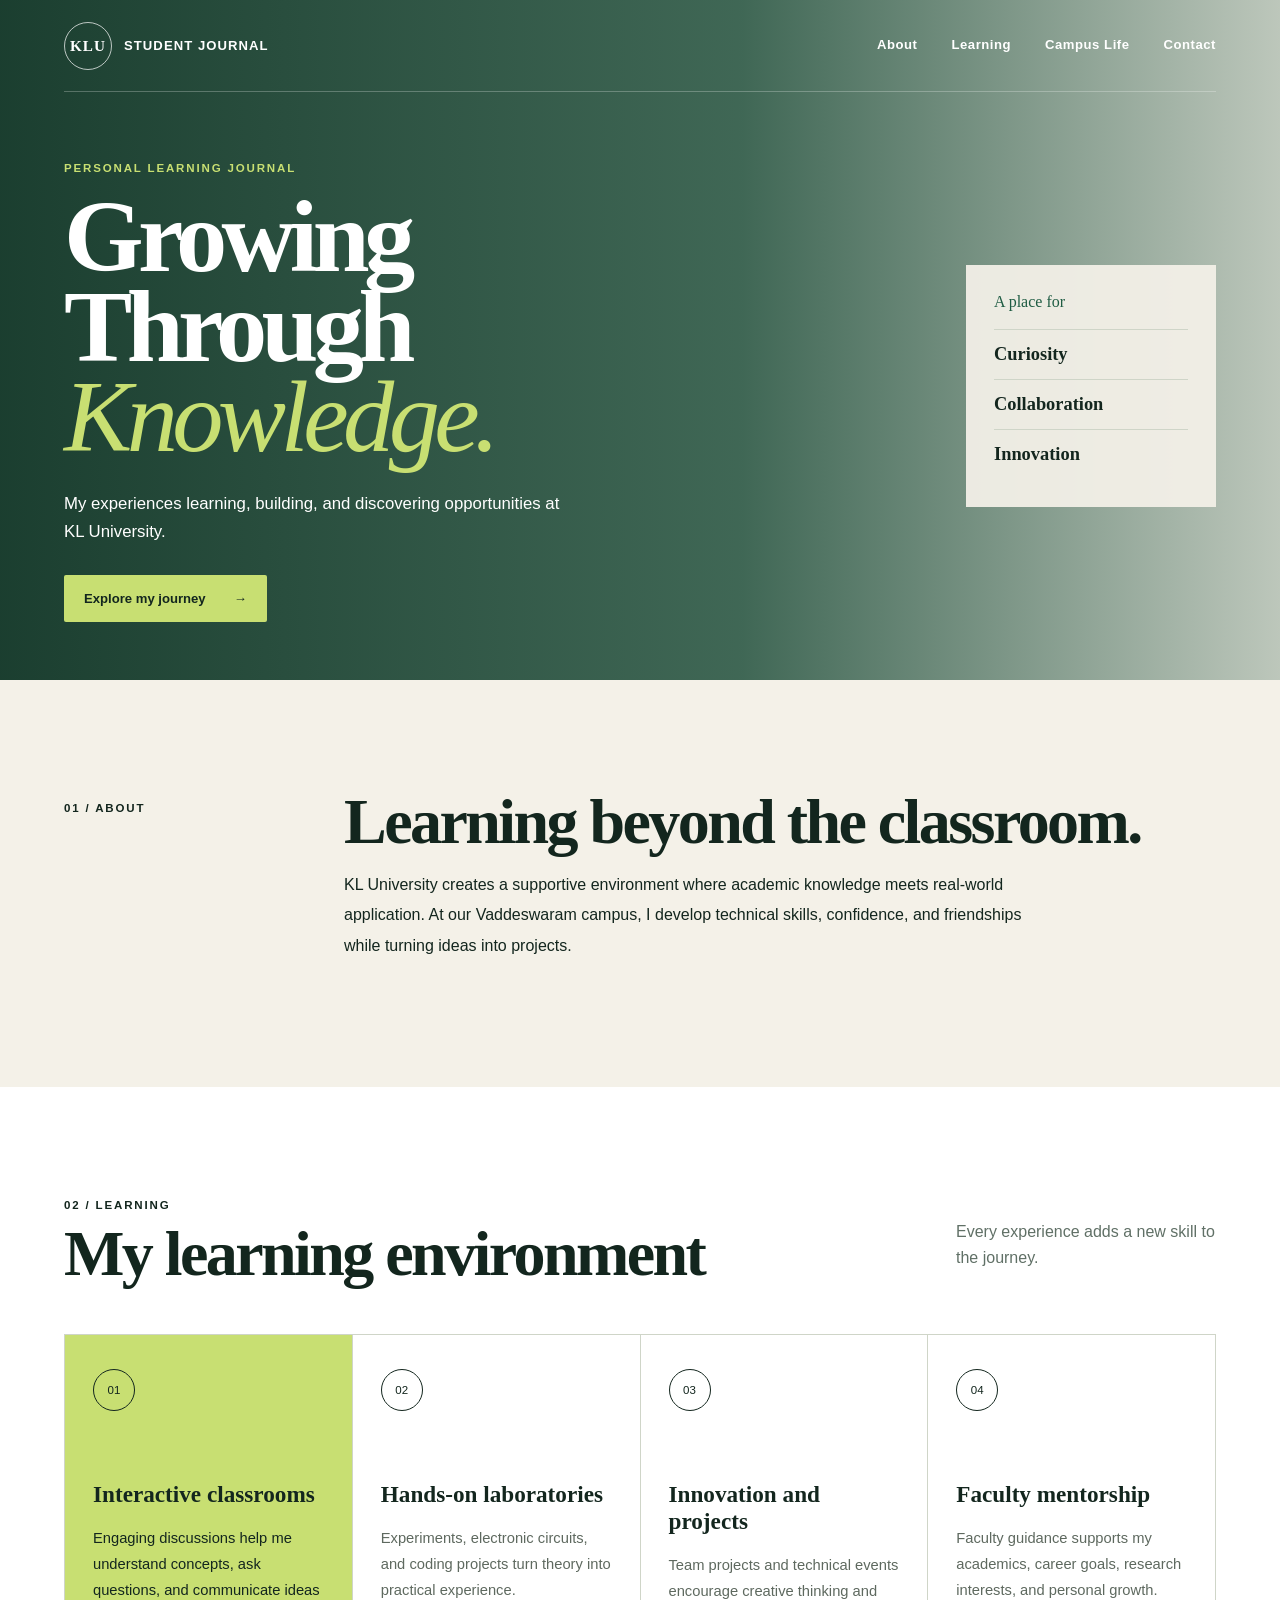
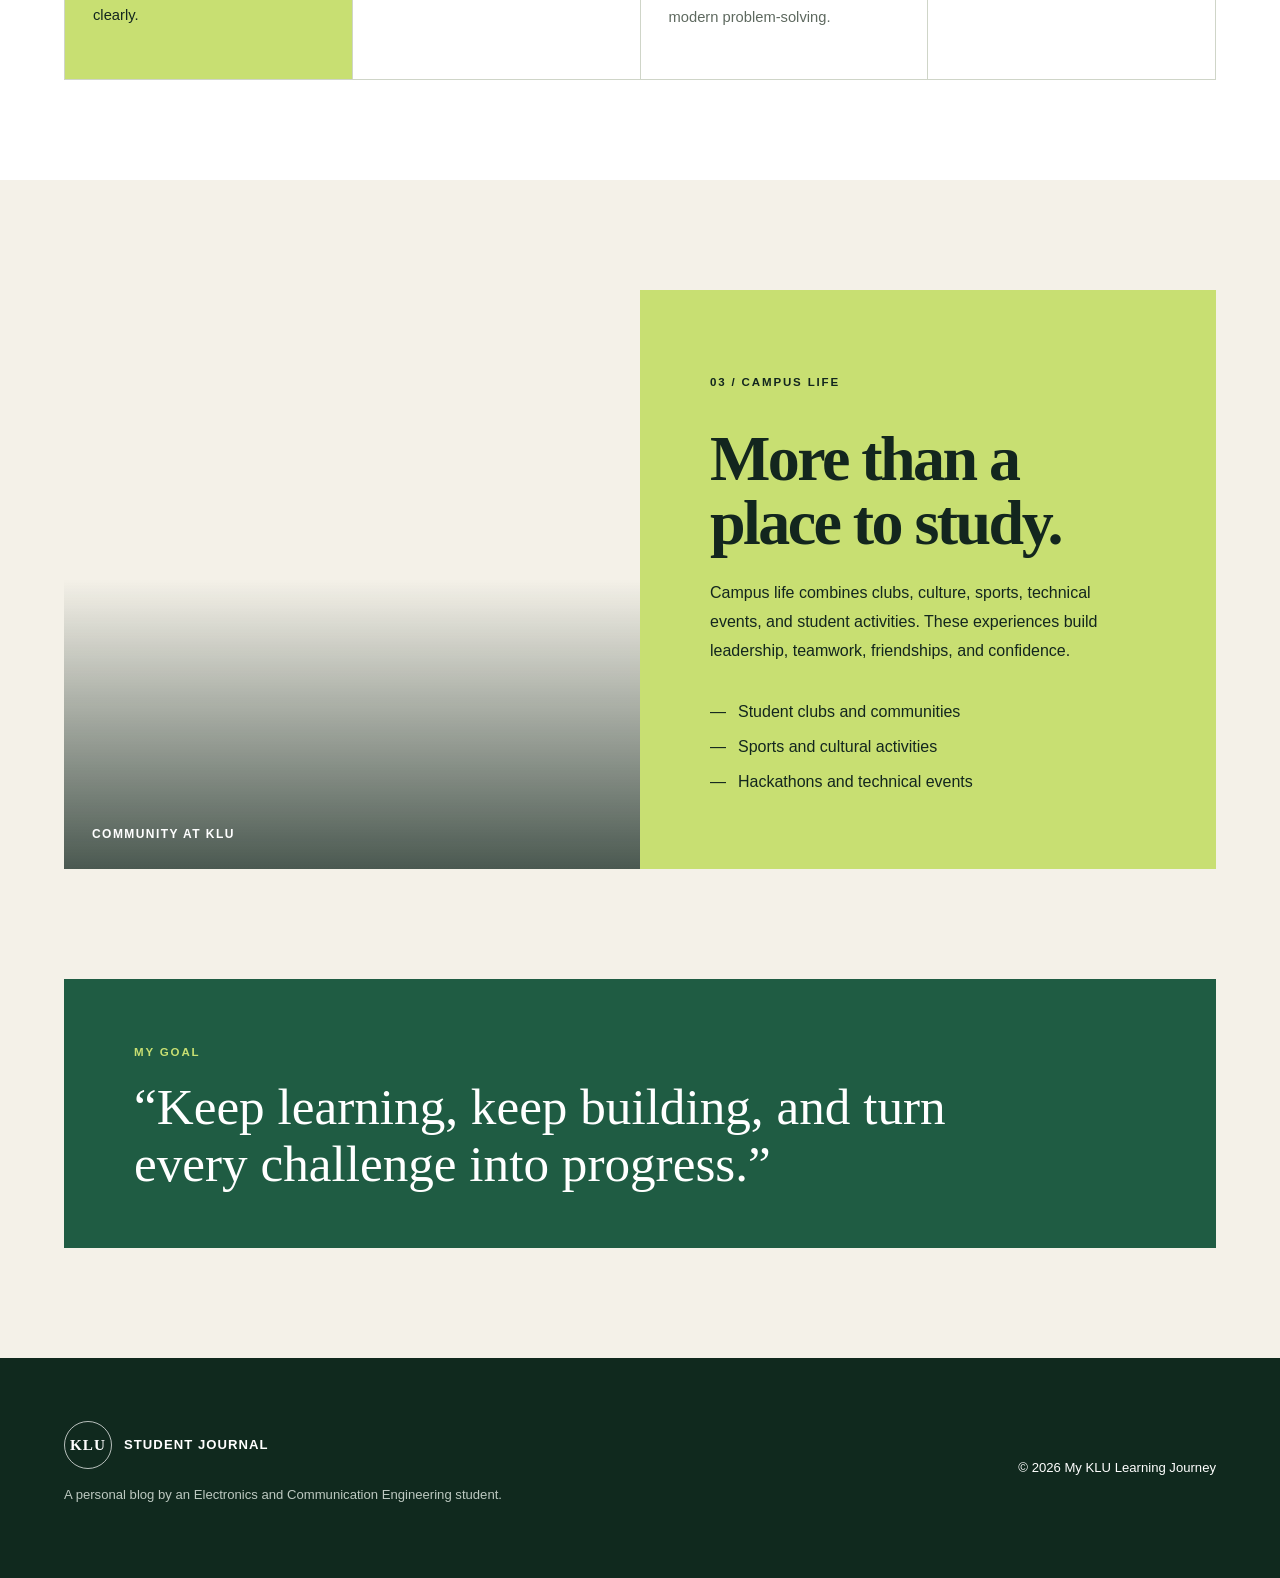
<file: index.html>
<!DOCTYPE html>
<html lang="en">
<head>
    <meta charset="UTF-8">
    <meta name="viewport" content="width=device-width, initial-scale=1.0">
    <meta name="description" content="A personal blog about learning, campus life, and innovation at KL University.">
    <title>My KLU Journey | Learning Blog</title>
    <link rel="stylesheet" href="styles.css">
</head>
<body>
    <header class="hero" id="home">
        <nav class="navbar" aria-label="Main navigation">
            <a class="brand" href="#home" aria-label="KLU Learning Journey home">
                <span class="brand-mark">KLU</span>
                <span>Student Journal</span>
            </a>
            <div class="nav-links">
                <a href="#about">About</a>
                <a href="#learning">Learning</a>
                <a href="#campus">Campus Life</a>
                <a href="#contact">Contact</a>
            </div>
        </nav>

        <div class="hero-content">
            <div>
                <p class="eyebrow">Personal learning journal</p>
                <h1>Growing Through <span>Knowledge.</span></h1>
                <p class="hero-text">
                    My experiences learning, building, and discovering opportunities
                    at KL University.
                </p>
                <a class="button" href="#learning">Explore my journey <span aria-hidden="true">→</span></a>
            </div>
            <aside class="hero-card" aria-label="University highlights">
                <p class="card-label">A place for</p>
                <strong>Curiosity</strong>
                <strong>Collaboration</strong>
                <strong>Innovation</strong>
            </aside>
        </div>
    </header>

    <main>
        <section class="intro" id="about">
            <p class="section-number">01 / About</p>
            <div>
                <h2>Learning beyond the classroom.</h2>
                <p>
                    KL University creates a supportive environment where academic
                    knowledge meets real-world application. At our Vaddeswaram campus,
                    I develop technical skills, confidence, and friendships while
                    turning ideas into projects.
                </p>
            </div>
        </section>

        <section class="learning" id="learning">
            <div class="section-heading">
                <div>
                    <p class="section-number">02 / Learning</p>
                    <h2>My learning environment</h2>
                </div>
                <p>Every experience adds a new skill to the journey.</p>
            </div>

            <div class="learning-grid">
                <article class="feature-card feature-card-accent">
                    <span class="feature-icon" aria-hidden="true">01</span>
                    <h3>Interactive classrooms</h3>
                    <p>Engaging discussions help me understand concepts, ask questions, and communicate ideas clearly.</p>
                </article>

                <article class="feature-card">
                    <span class="feature-icon" aria-hidden="true">02</span>
                    <h3>Hands-on laboratories</h3>
                    <p>Experiments, electronic circuits, and coding projects turn theory into practical experience.</p>
                </article>

                <article class="feature-card">
                    <span class="feature-icon" aria-hidden="true">03</span>
                    <h3>Innovation and projects</h3>
                    <p>Team projects and technical events encourage creative thinking and modern problem-solving.</p>
                </article>

                <article class="feature-card">
                    <span class="feature-icon" aria-hidden="true">04</span>
                    <h3>Faculty mentorship</h3>
                    <p>Faculty guidance supports my academics, career goals, research interests, and personal growth.</p>
                </article>
            </div>
        </section>

        <section class="campus" id="campus">
            <div class="campus-image" role="img" aria-label="Students learning together">
                <span>Community at KLU</span>
            </div>
            <div class="campus-copy">
                <p class="section-number">03 / Campus Life</p>
                <h2>More than a place to study.</h2>
                <p>
                    Campus life combines clubs, culture, sports, technical events,
                    and student activities. These experiences build leadership,
                    teamwork, friendships, and confidence.
                </p>
                <ul>
                    <li>Student clubs and communities</li>
                    <li>Sports and cultural activities</li>
                    <li>Hackathons and technical events</li>
                </ul>
            </div>
        </section>

        <aside class="goal">
            <p>My goal</p>
            <blockquote>“Keep learning, keep building, and turn every challenge into progress.”</blockquote>
        </aside>
    </main>

    <footer id="contact">
        <div>
            <a class="brand footer-brand" href="#home">
                <span class="brand-mark">KLU</span>
                <span>Student Journal</span>
            </a>
            <p>A personal blog by an Electronics and Communication Engineering student.</p>
        </div>
        <p>&copy; 2026 My KLU Learning Journey</p>
    </footer>
</body>
</html>
</file>
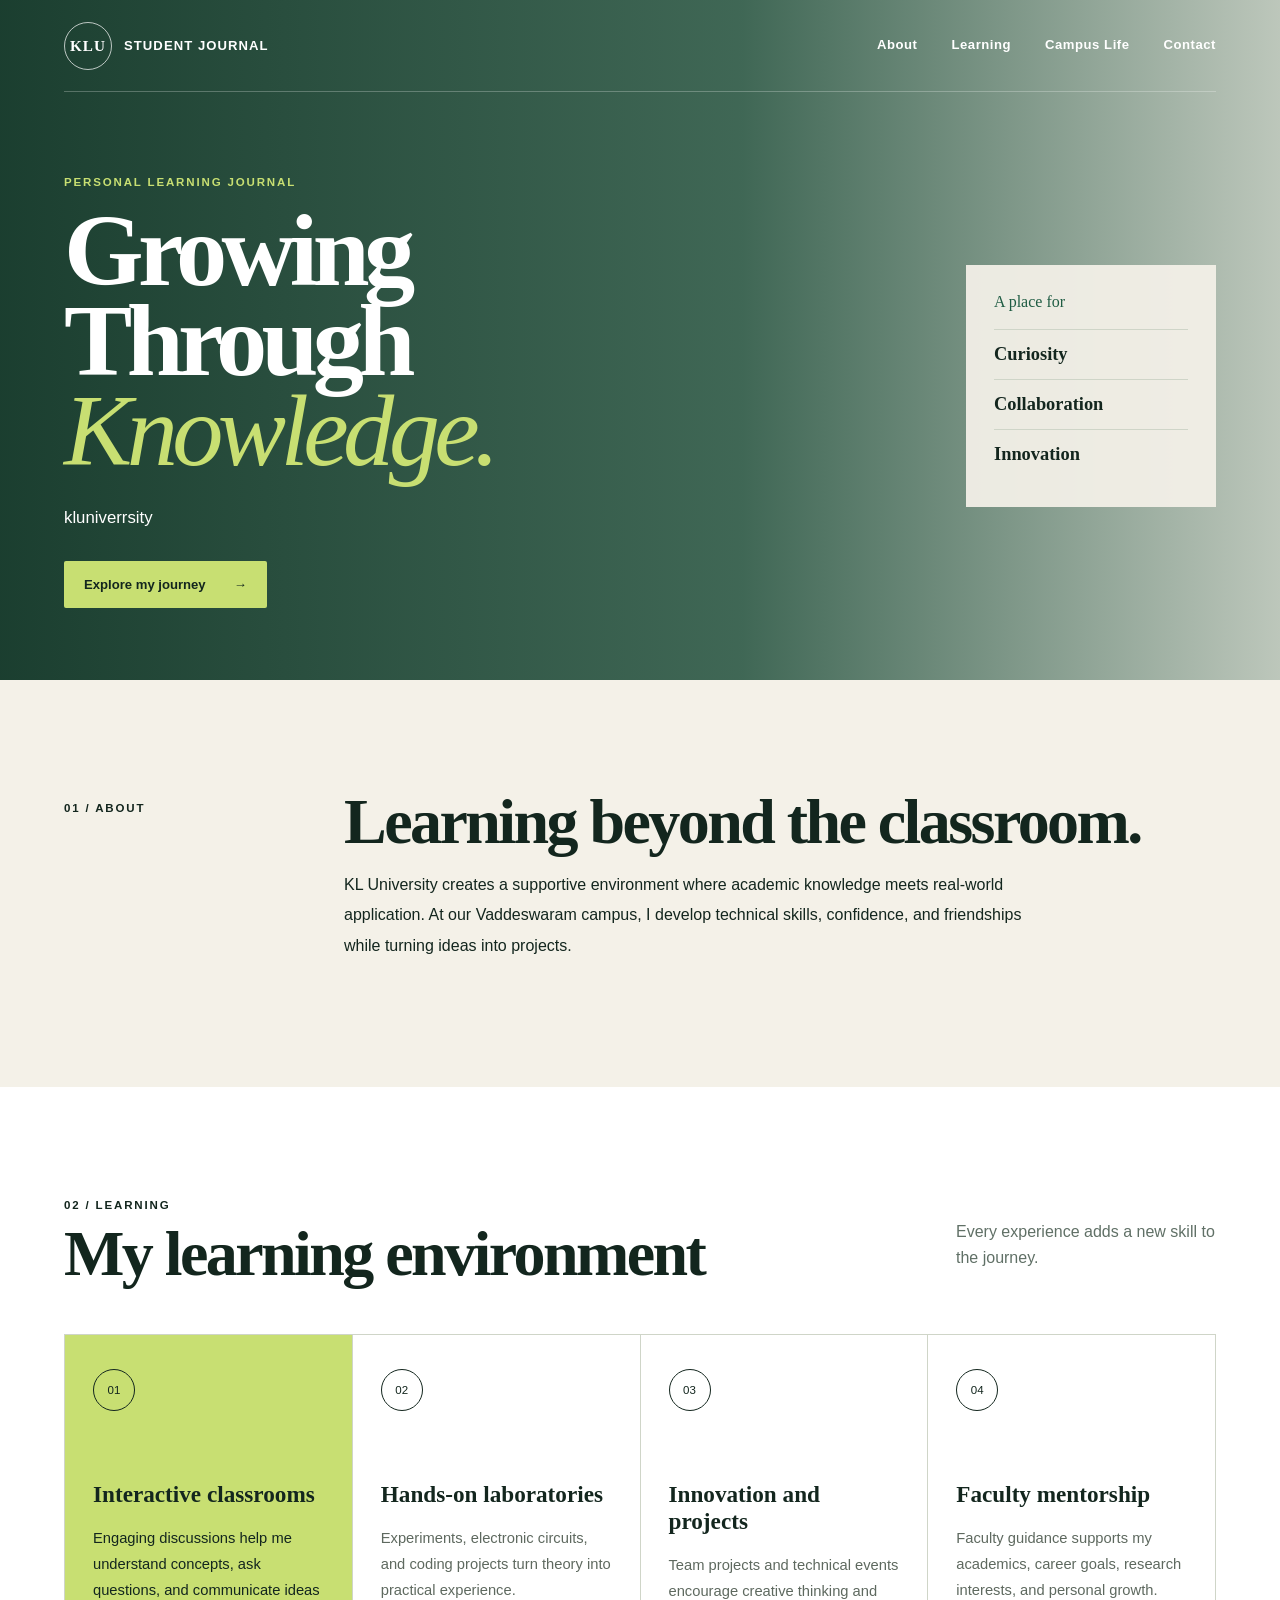
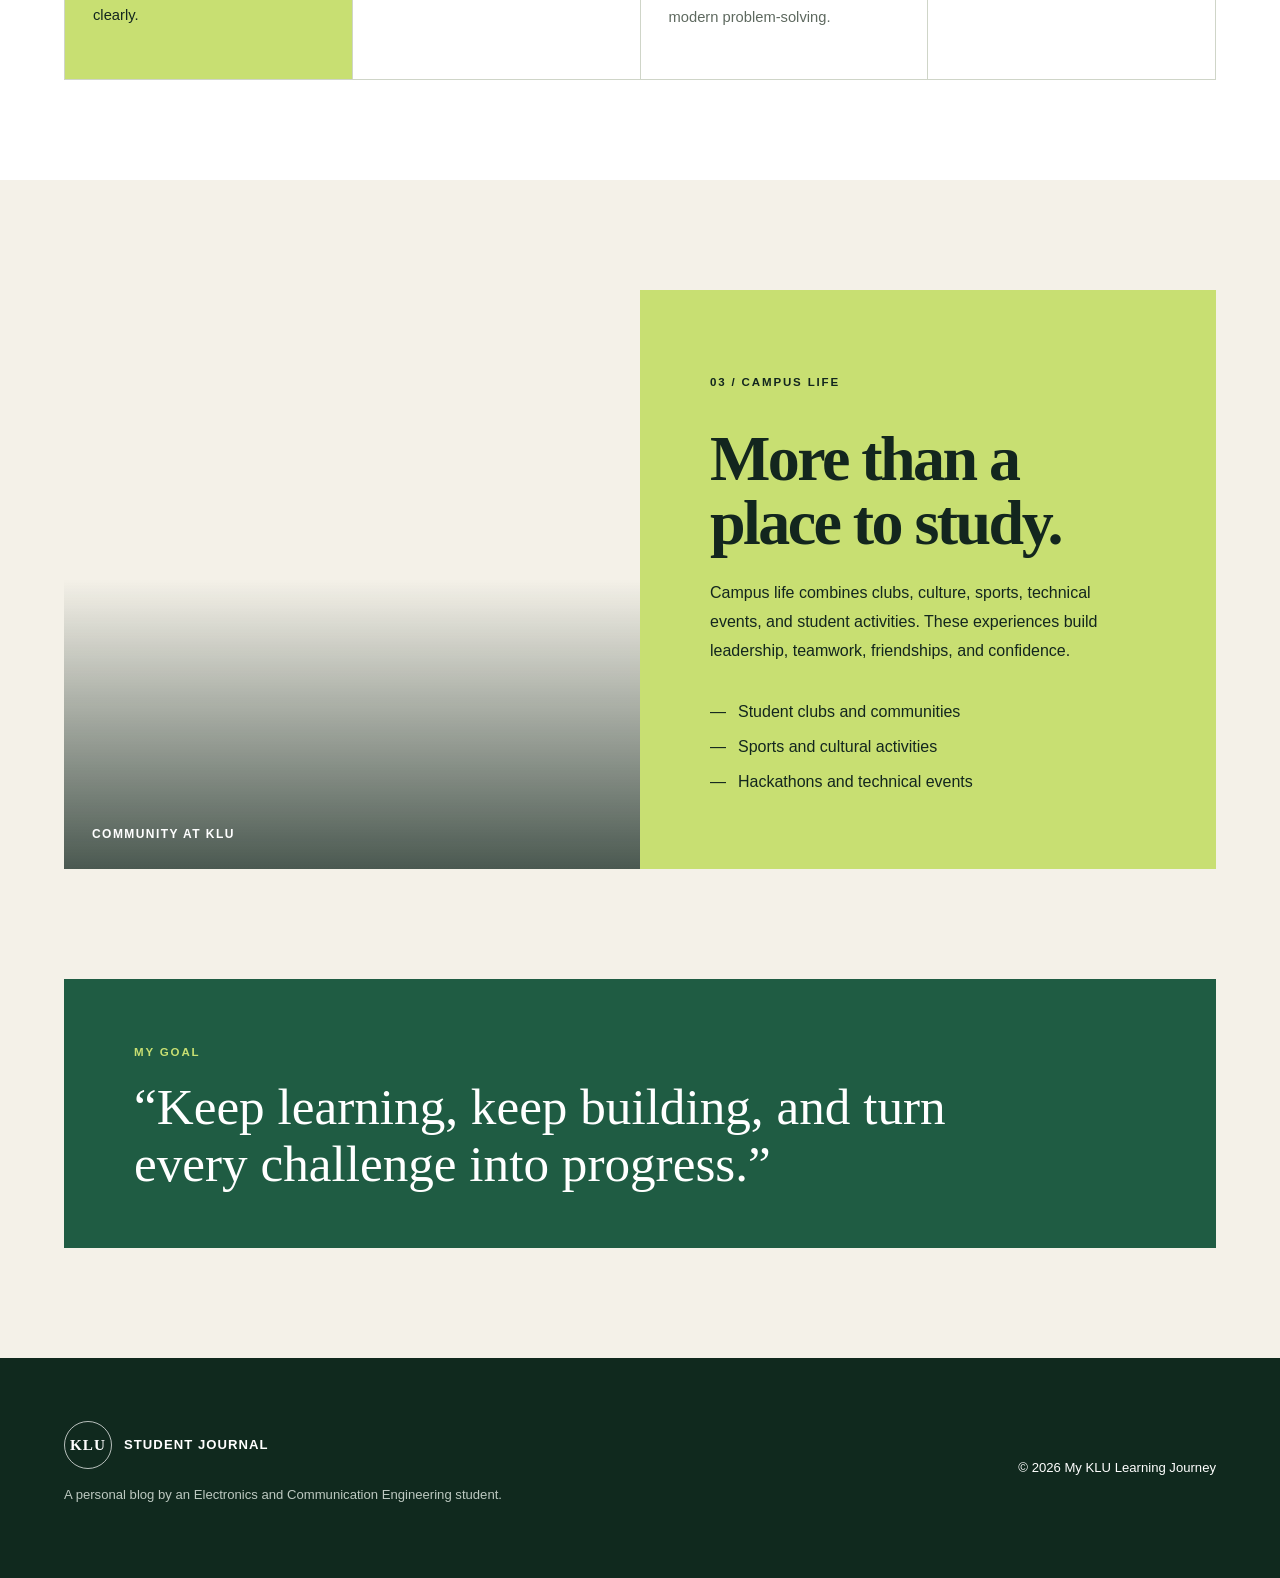
<file: end sem full stack.html>
<!DOCTYPE html>
<html lang="en">
<head>
    <meta charset="UTF-8">
    <meta name="viewport" content="width=device-width, initial-scale=1.0">
    <meta name="description" content="A personal blog about learning, campus life, and innovation at KL University.">
    <title>My KLU Journey | Learning Blog</title>
    <link rel="stylesheet" href="styles.css">
</head>
<body>
    <header class="hero" id="home">
        <nav class="navbar" aria-label="Main navigation">
            <a class="brand" href="#home" aria-label="KLU Learning Journey home">
                <span class="brand-mark">KLU</span>
                <span>Student Journal</span>
            </a>
            <div class="nav-links">
                <a href="#about">About</a>
                <a href="#learning">Learning</a>
                <a href="#campus">Campus Life</a>
                <a href="#contact">Contact</a>
            </div>
        </nav>

        <div class="hero-content">
            <div>
                <p class="eyebrow">Personal learning journal</p>
                <h1>Growing Through <span>Knowledge.</span></h1>
                <p class="hero-text">
                    kluniverrsity
                    
                </p>
                <a class="button" href="#learning">Explore my journey <span aria-hidden="true">→</span></a>
            </div>
            <aside class="hero-card" aria-label="University highlights">
                <p class="card-label">A place for</p>
                <strong>Curiosity</strong>
                <strong>Collaboration</strong>
                <strong>Innovation</strong>
            </aside>
        </div>
    </header>

    <main>
        <section class="intro" id="about">
            <p class="section-number">01 / About</p>
            <div>
                <h2>Learning beyond the classroom.</h2>
                <p>
                    KL University creates a supportive environment where academic
                    knowledge meets real-world application. At our Vaddeswaram campus,
                    I develop technical skills, confidence, and friendships while
                    turning ideas into projects.
                </p>
            </div>
        </section>

        <section class="learning" id="learning">
            <div class="section-heading">
                <div>
                    <p class="section-number">02 / Learning</p>
                    <h2>My learning environment</h2>
                </div>
                <p>Every experience adds a new skill to the journey.</p>
            </div>

            <div class="learning-grid">
                <article class="feature-card feature-card-accent">
                    <span class="feature-icon" aria-hidden="true">01</span>
                    <h3>Interactive classrooms</h3>
                    <p>Engaging discussions help me understand concepts, ask questions, and communicate ideas clearly.</p>
                </article>

                <article class="feature-card">
                    <span class="feature-icon" aria-hidden="true">02</span>
                    <h3>Hands-on laboratories</h3>
                    <p>Experiments, electronic circuits, and coding projects turn theory into practical experience.</p>
                </article>

                <article class="feature-card">
                    <span class="feature-icon" aria-hidden="true">03</span>
                    <h3>Innovation and projects</h3>
                    <p>Team projects and technical events encourage creative thinking and modern problem-solving.</p>
                </article>

                <article class="feature-card">
                    <span class="feature-icon" aria-hidden="true">04</span>
                    <h3>Faculty mentorship</h3>
                    <p>Faculty guidance supports my academics, career goals, research interests, and personal growth.</p>
                </article>
            </div>
        </section>

        <section class="campus" id="campus">
            <div class="campus-image" role="img" aria-label="Students learning together">
                <span>Community at KLU</span>
            </div>
            <div class="campus-copy">
                <p class="section-number">03 / Campus Life</p>
                <h2>More than a place to study.</h2>
                <p>
                    Campus life combines clubs, culture, sports, technical events,
                    and student activities. These experiences build leadership,
                    teamwork, friendships, and confidence.
                </p>
                <ul>
                    <li>Student clubs and communities</li>
                    <li>Sports and cultural activities</li>
                    <li>Hackathons and technical events</li>
                </ul>
            </div>
        </section>

        <aside class="goal">
            <p>My goal</p>
            <blockquote>“Keep learning, keep building, and turn every challenge into progress.”</blockquote>
        </aside>
    </main>

    <footer id="contact">
        <div>
            <a class="brand footer-brand" href="#home">
                <span class="brand-mark">KLU</span>
                <span>Student Journal</span>
            </a>
            <p>A personal blog by an Electronics and Communication Engineering student.</p>
        </div>
        <p>&copy; 2026 My KLU Learning Journey</p>
    </footer>
</body>
</html>
</file>
<file: styles.css>
:root {
    --ink: #13261e;
    --green: #1f5c43;
    --lime: #c8df72;
    --cream: #f4f1e8;
    --white: #ffffff;
    --line: #cfd5c8;
}

* {
    box-sizing: border-box;
}

html {
    scroll-behavior: smooth;
}

body {
    margin: 0;
    color: var(--ink);
    background: var(--cream);
    font-family: Georgia, "Times New Roman", serif;
}

a {
    color: inherit;
    text-decoration: none;
}

.hero {
    min-height: 680px;
    color: var(--white);
    background:
        linear-gradient(90deg, rgba(18, 55, 40, 0.96) 0%, rgba(24, 73, 53, 0.82) 58%, rgba(24, 73, 53, 0.25) 100%),
        url("https://images.unsplash.com/photo-1562774053-701939374585?auto=format&fit=crop&w=1800&q=85") center/cover;
}

.navbar {
    width: min(1180px, 90%);
    height: 92px;
    margin: auto;
    display: flex;
    align-items: center;
    justify-content: space-between;
    border-bottom: 1px solid rgba(255, 255, 255, 0.25);
}

.brand {
    display: flex;
    align-items: center;
    gap: 12px;
    font-family: Arial, sans-serif;
    font-size: 0.82rem;
    font-weight: 700;
    letter-spacing: 0.08em;
    text-transform: uppercase;
}

.brand-mark {
    display: grid;
    width: 48px;
    height: 48px;
    place-items: center;
    border: 1px solid rgba(255, 255, 255, 0.7);
    border-radius: 50%;
    font-family: Georgia, serif;
    font-size: 0.95rem;
}

.nav-links {
    display: flex;
    gap: 34px;
    font-family: Arial, sans-serif;
    font-size: 0.82rem;
    font-weight: 700;
    letter-spacing: 0.04em;
}

.nav-links a {
    border-bottom: 2px solid transparent;
    padding: 10px 0;
}

.nav-links a:hover,
.nav-links a:focus-visible {
    border-color: var(--lime);
}

.hero-content {
    width: min(1180px, 90%);
    min-height: 588px;
    margin: auto;
    display: grid;
    grid-template-columns: minmax(0, 650px) 250px;
    align-items: center;
    justify-content: space-between;
}

.eyebrow,
.section-number {
    font-family: Arial, sans-serif;
    font-size: 0.72rem;
    font-weight: 800;
    letter-spacing: 0.16em;
    text-transform: uppercase;
}

.eyebrow {
    color: var(--lime);
}

.hero h1 {
    max-width: 650px;
    margin: 18px 0;
    font-size: clamp(4rem, 8vw, 7.2rem);
    line-height: 0.88;
    letter-spacing: -0.055em;
}

.hero h1 span {
    display: block;
    color: var(--lime);
    font-style: italic;
    font-weight: 400;
}

.hero-text {
    max-width: 510px;
    margin: 28px 0;
    font-family: Arial, sans-serif;
    font-size: 1.05rem;
    line-height: 1.7;
}

.button {
    display: inline-flex;
    gap: 28px;
    align-items: center;
    padding: 16px 20px;
    background: var(--lime);
    color: var(--ink);
    border-radius: 2px;
    font-family: Arial, sans-serif;
    font-size: 0.82rem;
    font-weight: 800;
}

.button:hover,
.button:focus-visible {
    background: var(--white);
}

.hero-card {
    width: 250px;
    padding: 28px;
    background: rgba(244, 241, 232, 0.94);
    color: var(--ink);
}

.hero-card p {
    margin: 0 0 18px;
    color: var(--green);
}

.hero-card strong {
    display: block;
    padding: 14px 0;
    border-top: 1px solid var(--line);
    font-size: 1.15rem;
}

main {
    overflow: hidden;
}

.intro {
    width: min(1180px, 90%);
    margin: 0 auto;
    display: grid;
    grid-template-columns: 220px 1fr;
    gap: 60px;
    padding: 110px 0;
}

.intro h2,
.section-heading h2,
.campus-copy h2 {
    margin: 0;
    font-size: clamp(2.6rem, 5vw, 4.8rem);
    line-height: 1;
    letter-spacing: -0.04em;
}

.intro div {
    max-width: 820px;
}

.intro div p:last-child {
    max-width: 690px;
    font-family: Arial, sans-serif;
    line-height: 1.9;
}

.learning {
    background: var(--white);
    padding: 100px max(5%, calc((100% - 1180px) / 2));
}

.section-heading {
    display: flex;
    align-items: end;
    justify-content: space-between;
    margin-bottom: 48px;
}

.section-heading > p {
    max-width: 260px;
    color: #607066;
    font-family: Arial, sans-serif;
    line-height: 1.6;
}

.learning-grid {
    display: grid;
    grid-template-columns: repeat(4, 1fr);
    border-top: 1px solid var(--line);
    border-left: 1px solid var(--line);
}

.feature-card {
    min-height: 330px;
    padding: 34px 28px;
    border-right: 1px solid var(--line);
    border-bottom: 1px solid var(--line);
}

.feature-card-accent {
    background: var(--lime);
}

.feature-icon {
    display: inline-grid;
    width: 42px;
    height: 42px;
    place-items: center;
    border: 1px solid currentColor;
    border-radius: 50%;
    font-family: Arial, sans-serif;
    font-size: 0.72rem;
}

.feature-card h3 {
    margin: 70px 0 18px;
    font-size: 1.45rem;
}

.feature-card p {
    color: #5e695f;
    font-family: Arial, sans-serif;
    font-size: 0.92rem;
    line-height: 1.75;
}

.feature-card-accent p {
    color: var(--ink);
}

.campus {
    width: min(1180px, 90%);
    margin: 110px auto;
    display: grid;
    grid-template-columns: 1fr 1fr;
}

.campus-image {
    min-height: 520px;
    display: flex;
    align-items: end;
    padding: 28px;
    color: var(--white);
    background:
        linear-gradient(180deg, transparent 50%, rgba(18, 38, 30, 0.75)),
        url("https://images.unsplash.com/photo-1523580846011-d3a5bc25702b?auto=format&fit=crop&w=1000&q=85") center/cover;
}

.campus-image span {
    font-family: Arial, sans-serif;
    font-size: 0.75rem;
    font-weight: 800;
    letter-spacing: 0.12em;
    text-transform: uppercase;
}

.campus-copy {
    padding: 70px;
    background: var(--lime);
}

.campus-copy h2 {
    margin: 35px 0 24px;
}

.campus-copy > p {
    font-family: Arial, sans-serif;
    line-height: 1.8;
}

.campus-copy ul {
    margin: 28px 0 0;
    padding: 0;
    list-style: none;
    font-family: Arial, sans-serif;
    line-height: 2.2;
}

.campus-copy li::before {
    content: "—";
    margin-right: 12px;
}

.goal {
    width: min(1180px, 90%);
    margin: 0 auto 110px;
    padding: 55px 70px;
    color: var(--white);
    background: var(--green);
}

.goal p {
    color: var(--lime);
    font-family: Arial, sans-serif;
    font-size: 0.72rem;
    font-weight: 800;
    letter-spacing: 0.16em;
    text-transform: uppercase;
}

.goal blockquote {
    max-width: 900px;
    margin: 20px 0 0;
    font-size: clamp(2rem, 4vw, 3.8rem);
    line-height: 1.12;
}

footer {
    min-height: 220px;
    display: flex;
    align-items: center;
    justify-content: space-between;
    padding: 40px max(5%, calc((100% - 1180px) / 2));
    color: var(--white);
    background: #10291e;
    font-family: Arial, sans-serif;
    font-size: 0.82rem;
}

.footer-brand {
    margin-bottom: 18px;
}

footer div p {
    color: #bdc9c1;
}

@media (max-width: 900px) {
    .hero {
        min-height: 620px;
    }

    .navbar {
        height: auto;
        min-height: 82px;
    }

    .nav-links {
        display: none;
    }

    .hero-content {
        grid-template-columns: 1fr;
        min-height: 538px;
    }

    .hero-card {
        display: none;
    }

    .intro {
        grid-template-columns: 1fr;
        gap: 20px;
        padding: 80px 0;
    }

    .learning-grid {
        grid-template-columns: 1fr 1fr;
    }

    .campus {
        grid-template-columns: 1fr;
    }

    .campus-copy {
        padding: 50px 40px;
    }
}

@media (max-width: 560px) {
    .hero h1 {
        font-size: 3.8rem;
    }

    .section-heading {
        align-items: start;
        flex-direction: column;
    }

    .learning-grid {
        grid-template-columns: 1fr;
    }

    .campus {
        width: 100%;
        margin: 70px 0;
    }

    .campus-image {
        min-height: 380px;
    }

    .campus-copy {
        padding: 45px 5%;
    }

    .goal {
        width: 90%;
        padding: 40px 28px;
    }

    footer {
        align-items: start;
        flex-direction: column;
        gap: 30px;
        padding-top: 50px;
        padding-bottom: 50px;
    }
}
</file>
